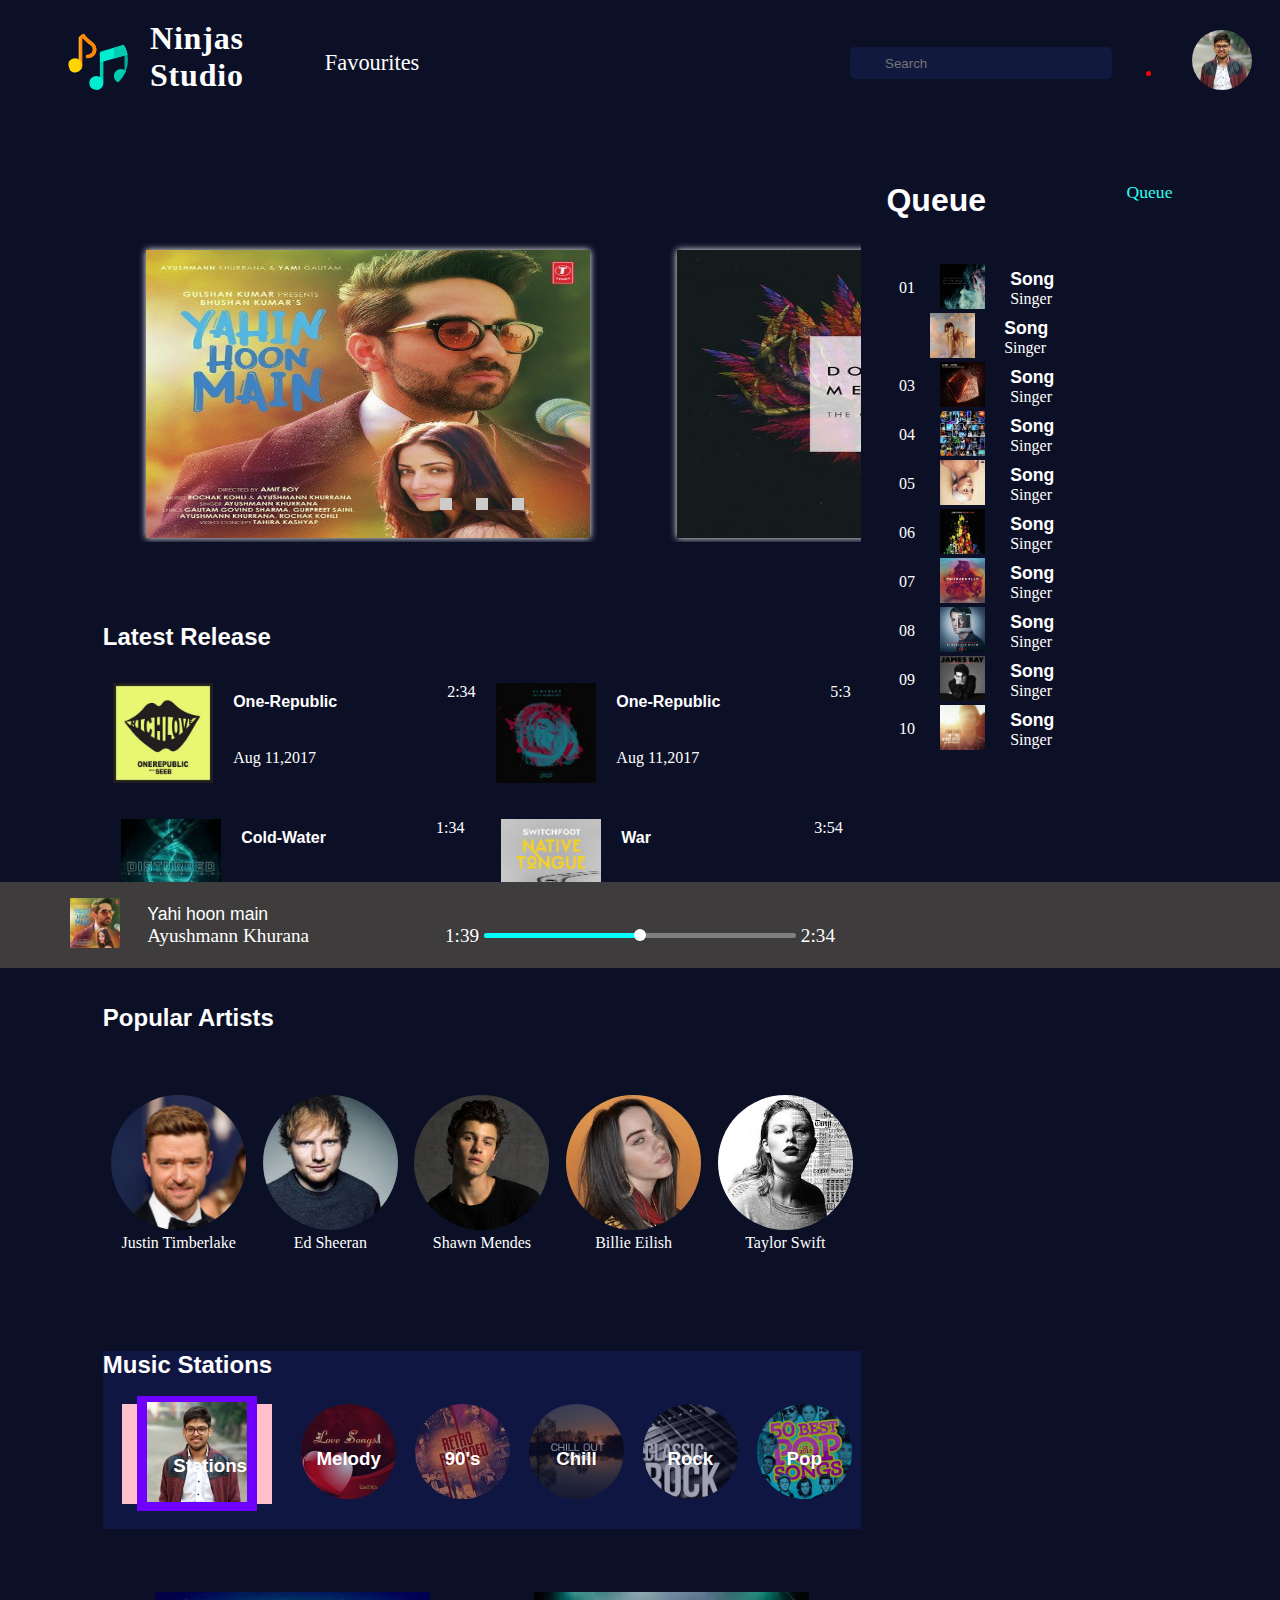
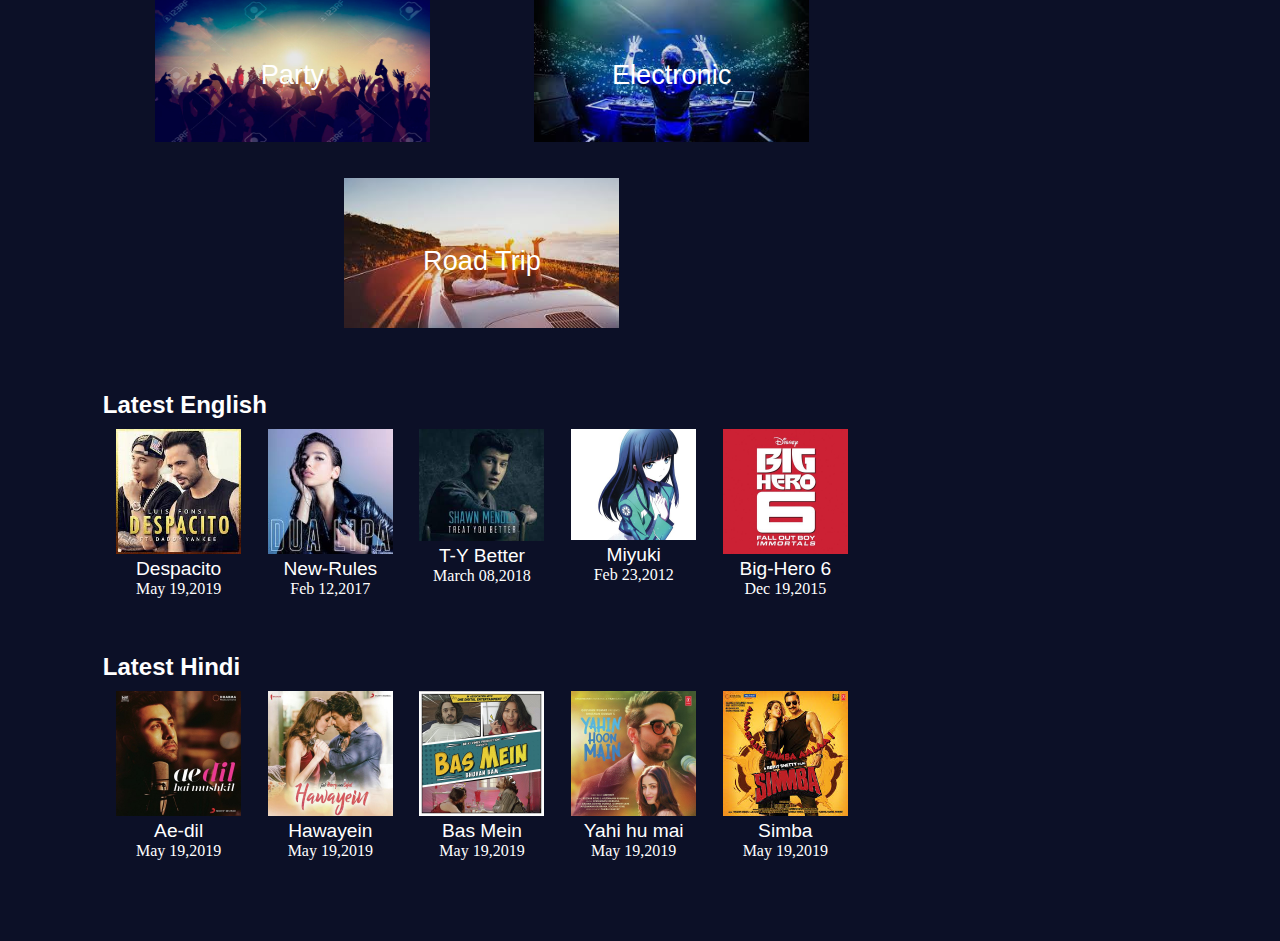
<file: index.html>
<!DOCTYPE html>
<html>
<head>
	<title>Music Player by Pulkit</title>
	<link rel="stylesheet" href="https://use.fontawesome.com/releases/v5.5.0/css/all.css" integrity="sha384-B4dIYHKNBt8Bc12p+WXckhzcICo0wtJAoU8YZTY5qE0Id1GSseTk6S+L3BlXeVIU" crossorigin="anonymous">
  <link rel="stylesheet" type="text/css" href="style.css">
  <meta name="viewport" content="width=device-width,initial-scale=1,minimum-scale=1">
  <link rel='shortcut icon' type='image/x-icon' href='./albumArts/music-note.svg' />
</head>
<body>
  <!-- holds the interface of bottom navbar -->
  <section id="music-playing-now">
    <div class="music-playing-now-items">
      <div id="music-playing-now-details">
        <div id="music-playing-now-details-photo"><a href="playing/songplaying.html">
          <img src="albumArts/1 (113).jpg"></a>
        </div>
        <div id="music-playing-now-details-info">
          <div id="music-playing-now-songname">
            Yahi hoon main
          </div>
          <div id="music-playing-now-singername">
            Ayushmann Khurana
          </div>
        </div>
        <div id="music-playing-now-details-favourite">
          <i class="fas fa-heart"></i>
        </div>
        <div id="music-playing-now-details-nolike">
          <i class="fas fa-microphone-slash"></i>
        </div>
      </div>
    </div>
    <div class="music-playing-now-items" style="width: 300px;">
      <div id="music-playing-now-bar">
        <div id="music-playing-now-bar-controls">
          <div><i class="fas fa-random"></i></div>
          <div><i class="fas fa-step-backward"></i></div>
          <div style="font-size: 2.5rem"><i class="fas fa-pause-circle"></i></div>
          <div><i class="fas fa-step-forward"></i></div>
          <div><i class="fas fa-redo"></i></div>
        </div>
        <div id="music-playing-now-bar-indicator">
          <div>1:39</div>
          <div id="music-playing-now-indicator-circle">
              <div>
                <div></div>
              </div>
          </div>
          <div>2:34</div>
     </div>
   </div>
 </div>
 <div class="music-playing-now-items">
  <div id="music-playing-now-more-control">
   <div><i class="fas fa-sort-amount-down"></i></div>
   <div><i class="fas fa-headphones"></i></div>
   <div><i class="fas fa-volume-up"></i></div>
   <div><i class="fas fa-angle-double-up"></i></div>
   <div><i class="fas fa-angle-double-down"></i></div>
   <div><a href="playing/songplaying.html"><i class="fas fa-expand"></i></a></div>
 </div>
</div>
</section>

<!-- header section navigation bar -->

<header id="navigation">
 <nav>

<!-- navigation left part -->

  <div class="nav-left">
    <ul>
     <li>
      <div id="brand-logo"><a href="#">
       <img id="brand-logo" class="header-image" src="./albumArts/music-note.svg"></a>
       <span id="logo-name"> Ninjas<br>Studio </span> 
     </div>
   </li>
   <li class="fav">Favourites</li>
 </ul>
</div>

<!-- navigation right part -->

<div class="nav-right">

<!-- hamburger icon for hover -->

  <div id="hamburger-icon"><i class="fas fa-bars"></i></div>

  <ul>
   <li id="header-input">
    <i class="fas fa-search"></i>
    <input type="text" name="search" placeholder="Search">
    <i class="fas fa-microphone"></i>
  </li>
  <li style="position: relative;">
    <i class="fas fa-bell"></i>
    <p style="position: absolute;background-color: red;width: 5px;height: 5px;border-radius: 5px;top: -15px;right: 1px;"></p>
  </li>
  <li>
    <img id="user-image" class="header-image" src="./assets/pulkit.jpg">
  </li>
</ul>
</div>
</nav>
</header>

<!-- main music section -->

<main>
 <section id="music">

<!-- carousel showing trending music and animation on hover -->

  <div id="music-trending" class="slider">
   <input type="radio" name="slider" title="slide1" checked="checked" class="slider__nav"/>
   <input type="radio" name="slider" title="slide2" class="slider__nav"/>
   <input type="radio" name="slider" title="slide3" class="slider__nav"/>
   <div class="slider__inner">
    <div class="slider__contents">
      <img src="albumArts/1 (113).jpg">
    </div>
    <div class="slider__contents">
      <img src="albumArts/1 (114).jpg">
    </div>
    <div class="slider__contents">
      <img src="albumArts/1 (115).jpg">
    </div>
    <div class="slider__contents">
      <img src="albumArts/1 (116).jpg">
    </div>
    <div class="slider__contents">
      <img src="albumArts/1 (117).jpg">
    </div>
  </div>   			
</div>
<br>
<br>
<!-- latest music release section -->

<div id="music-latest-release" class="music-common">
 <div id="latest-release-header" class="content-header">
  Latest Release       
</div>
<div id="latest-release-content">

<!-- latest release items -->

  <div class="latest-release-item">
   <div>
    <div class="latest-release-item-logo"><a href="#">
      <img src="albumArts/1 (93).jpg"></a>
    </div>
    <div class="latest-release-item-details">
      <h6>One-Republic</h6>
      <div>
        Aug&nbsp;11,2017
      </div>
    </div>
    <div class="latest-release-item-dialog-choices">
      <div>
        <i class="fas fa-ellipsis-h"></i>
       </div>
       <div class="latest-release-item-dialog-choices-content">
         <div class="latest-release-item-dialog-choices-content-items">
           <div><div><a href="#"><i class="fas fa-play"></i></a></div></div>
           <div>Play Now</div>
         </div>
         <div class="latest-release-item-dialog-choices-content-items">
           <div><div><a href="#"><i class="fas fa-plus"></i></a></div></div>
           <div>Add To Queue</div>
         </div>
         <div class="latest-release-item-dialog-choices-content-items">
           <div><div><a href="#"><i class="fas fa-heart"></i></a></div></div>
           <div>Add To Fav</div>
         </div>
         <div class="latest-release-item-dialog-choices-content-items">
           <div><div><a href="#"><i class="fas fa-info-circle"></i></a></div></div>
           <div>Song Info</div>
         </div>
       </div>
     <div>2:34</div>
   </div>
 </div>
 <div>
 </div>
</div>

<div class="latest-release-item">
   <div>
    <div class="latest-release-item-logo"><a href="#">
      <img src="albumArts/latest_release/artwork.jpg"></a>
    </div>
    <div class="latest-release-item-details">
      <h6>One-Republic</h6>
      <div>
        Aug&nbsp;11,2017
      </div>
    </div>
    <div class="latest-release-item-dialog-choices">
      <div>
        <i class="fas fa-ellipsis-h"></i>
       </div>
       <div class="latest-release-item-dialog-choices-content">
         <div class="latest-release-item-dialog-choices-content-items">
           <div><div><a href="#"><i class="fas fa-play"></i></a></div></div>
           <div>Play Now</div>
         </div>
         <div class="latest-release-item-dialog-choices-content-items">
           <div><div><a href="#"><i class="fas fa-plus"></i></a></div></div>
           <div>Add To Queue</div>
         </div>
         <div class="latest-release-item-dialog-choices-content-items">
           <div><div><a href="#"><i class="fas fa-heart"></i></a></div></div>
           <div>Add To Fav</div>
         </div>
         <div class="latest-release-item-dialog-choices-content-items">
           <div><div><a href="#"><i class="fas fa-info-circle"></i></a></div></div>
           <div>Song Info</div>
         </div>
       </div>
     <div>5:3</div>
   </div>
 </div>
 <div>
 </div>
</div>

<div class="latest-release-item">
   <div>
    <div class="latest-release-item-logo"><a href="#">
      <img src="albumArts/latest_release/disturbed.jpg"></a>
    </div>
    <div class="latest-release-item-details">
      <h6>Cold-Water</h6>
      <div>
        Aug&nbsp;11,2017
      </div>
    </div>
    <div class="latest-release-item-dialog-choices">
      <div>
        <i class="fas fa-ellipsis-h"></i>
       </div>
       <div class="latest-release-item-dialog-choices-content">
         <div class="latest-release-item-dialog-choices-content-items">
           <div><div><a href="#"><i class="fas fa-play"></i></a></div></div>
           <div>Play Now</div>
         </div>
         <div class="latest-release-item-dialog-choices-content-items">
           <div><div><a href="#"><i class="fas fa-plus"></i></a></div></div>
           <div>Add To Queue</div>
         </div>
         <div class="latest-release-item-dialog-choices-content-items">
           <div><div><a href="#"><i class="fas fa-heart"></i></a></div></div>
           <div>Add To Fav</div>
         </div>
         <div class="latest-release-item-dialog-choices-content-items">
           <div><div><a href="#"><i class="fas fa-info-circle"></i></a></div></div>
           <div>Song Info</div>
         </div>
       </div>
     <div>1:34</div>
   </div>
 </div>
 <div>
 </div>
</div>

<div class="latest-release-item">
   <div>
    <div class="latest-release-item-logo"><a href="#">
      <img src="albumArts/latest_release/nativetongue.jpg"></a>
    </div>
    <div class="latest-release-item-details">
      <h6>War</h6>
      <div>
        Aug&nbsp;11,2017
      </div>
    </div>
    <div class="latest-release-item-dialog-choices">
      <div>
        <i class="fas fa-ellipsis-h"></i>
       </div>
       <div class="latest-release-item-dialog-choices-content">
         <div class="latest-release-item-dialog-choices-content-items">
           <div><div><a href="#"><i class="fas fa-play"></i></a></div></div>
           <div>Play Now</div>
         </div>
         <div class="latest-release-item-dialog-choices-content-items">
           <div><div><a href="#"><i class="fas fa-plus"></i></a></div></div>
           <div>Add To Queue</div>
         </div>
         <div class="latest-release-item-dialog-choices-content-items">
           <div><div><a href="#"><i class="fas fa-heart"></i></a></div></div>
           <div>Add To Fav</div>
         </div>
         <div class="latest-release-item-dialog-choices-content-items">
           <div><div><a href="#"><i class="fas fa-info-circle"></i></a></div></div>
           <div>Song Info</div>
         </div>
       </div>
     <div>3:54</div>
   </div>
 </div>
 <div>
 </div>
</div>
</div>
</div>
</div>
<br>
<br>

<!-- music popular artists section -->

<div id="music-popular-artists" class="music-common">
  <div id="music-popular-artists-header" class="content-header">Popular Artists</div>
  <div id="music-popular-artists-contents">

    <!-- music popular artists items -->

    <div class="music-popular-artists-items">
      <div class="artist-photo"><a href="playing/songplaying.html"><img src="albumArts/popular_artists/justin.jpg"></a></div>
      <div class="artist-name">Justin Timberlake</div>
    </div>
    <div class="music-popular-artists-items">
      <div class="artist-photo"><a href=""><img src="albumArts/popular_artists/ed.jpg"></a></div>
      <div class="artist-name">Ed Sheeran</div>
    </div>
    <div class="music-popular-artists-items">
      <div class="artist-photo"><a href=""><img src="albumArts/popular_artists/capital.jpg"></a></div>
      <div class="artist-name">Shawn Mendes</div>
    </div>
    <div class="music-popular-artists-items">
      <div class="artist-photo"><a href=""><img src="albumArts/popular_artists/lipa.jpg"></a></div>
      <div class="artist-name">Billie Eilish</div>
    </div>
    <div class="music-popular-artists-items">
      <div class="artist-photo"><a href=""><img src="albumArts/popular_artists/taylor.jpg"></a></div>
      <div class="artist-name">Taylor Swift</div>
    </div>
  </div>
</div>
<br>
<br>
<!-- music stations -->

<div id="music-stations" class="music-common">
  <div class="content-header">Music Stations</div>
 <div id="music-display-contents">
                     <div style="width: 150px;height: 100px;position: relative;background-color: pink;margin: 15px 15px;">
                      <div style="width: 120px;height: 115px;top: -8px;padding: 0;position: absolute;background-color: rgb(111, 0, 255);margin: 0 10%;">
                        <div id="music-display-contents-logo";>
                          <a href="#">
                            <img src="albumArts/pulkit.jpg">
                          </a>
                          <h3 id="music-display-contents-logo-title">Stations</h3>
                        </div>
                      </div>
                    </div>

                    <!-- music stations items -->
                 <div class="music-display-contents-items">
                  <a href="#">
                   <img src="albumArts/stations/love.jpg">
                 </a>  
                 <h3>Melody</h3>
               </div>
               <div class="music-display-contents-items">
                <a href="#">
                 <img src="albumArts/stations/retro.jpg">
               </a>  
               <h3>90's</h3>
             </div>
             <div class="music-display-contents-items">
              <a href="#">
               <img src="albumArts/stations/chillsong.jpg">
             </a>  
             <h3>Chill</h3>
           </div>
           <div class="music-display-contents-items">
            <a href="#">
             <img src="albumArts/stations/rocksong.jpg">
           </a>  
           <h3>Rock</h3>
         </div>
         <div class="music-display-contents-items">
          <a href="#">
           <img src="albumArts/stations/popsong.jpg">
         </a>  
         <h3>Pop</h3>
       </div>
      
   </div>
 </div>


<!-- music genre section -->


<div id="music-genre" class="music-common">
  <div class="music-genre-items">
   <div class="slider__contents" style="padding: 0"><img src="albumArts/party.jpg"></div>
   <h3>Party</h3>
 </div>

<!-- music genre items -->

 <div class="music-genre-items">
   <div class="slider__contents" style="padding: 0"><img src="albumArts/music_genre/electronic.jpg"></div>
   <h3>Electronic</h3>
 </div>
 <div class="music-genre-items">
   <div class="slider__contents" style="padding: 0"><img src="albumArts/music_genre/roadtrip.jpg"></div>
   <h3>Road Trip</h3>
 </div>
</div>

<!-- music english srection -->

<div id="music-english" class="music-common">
 <div id="music-english-title" class="content-header">
  Latest English
</div>
<div id="latest-english-content">
  <div class="latest-english-items">
    <div class="latest-english-items-image"><a href="#"><img src="albumArts/latest_english/despacito.jpg"></a>
    </div>
    <div class="latest-english-items-name">
     Despacito
   </div>
   <div>
    May&nbsp;19,2019
  </div>
</div>
<div class="latest-english-items">
  <div class="latest-english-items-image"><a href="#"><img src="albumArts/latest_english/dua.jpg"></a>
  </div>
  <div class="latest-english-items-name">
   New-Rules 
 </div>
 <div>
  Feb&nbsp;12,2017
</div>
</div>
<div class="latest-english-items">
  <div class="latest-english-items-image"><a href="#"><img src="albumArts/latest_english/shawn.jpg"></a>
  </div>
  <div class="latest-english-items-name">
   T-Y Better 
 </div>
 <div>
  March&nbsp;08,2018
</div>
</div>
<div class="latest-english-items">
  <div class="latest-english-items-image"><a href="#"><img src="albumArts/1 (108).jpg"></a>
  </div>
  <div class="latest-english-items-name">
   Miyuki
 </div>
 <div>
  Feb&nbsp;23,2012
</div>
</div>
<div class="latest-english-items">
  <div class="latest-english-items-image"><a href="#"><img src="albumArts/1 (64).jpg"></a>
  </div>
  <div class="latest-english-items-name">
   Big-Hero 6
 </div>
 <div>
  Dec&nbsp;19,2015
</div>
</div>
</div>
</div>

<!-- music hindi section -->

<div id="music-hindi" class="music-common">
 <div id="music-hindi-title" class="              content-header">
  Latest Hindi
</div>
<div id="latest-hindi-content">
  <div class="latest-english-items">
    <div class="latest-english-items-image"><a href="#"><img src="albumArts/1 (38).jpg"></a>
    </div>
    <div class="latest-english-items-name">
     Ae-dil
   </div>
   <div>
    May&nbsp;19,2019
  </div>
</div>
<div class="latest-english-items">
  <div class="latest-english-items-image"><a href="#"><img src="albumArts/1 (39).jpg"></a>
  </div>
  <div class="latest-english-items-name">
   Hawayein
 </div>
 <div>
  May&nbsp;19,2019
</div>
</div>
<div class="latest-english-items">
  <div class="latest-english-items-image"><a href="#"><img src="albumArts/1 (34).jpg"></a>
  </div>
  <div class="latest-english-items-name">
   Bas Mein 
 </div>
 <div>
  May&nbsp;19,2019
</div>
</div>
<div class="latest-english-items">
  <div class="latest-english-items-image"><a href="#"><img src="albumArts/1 (113).jpg"></a>
  </div>
  <div class="latest-english-items-name">
   Yahi hu mai 
 </div>
 <div>
  May&nbsp;19,2019
</div>
</div>
<div class="latest-english-items">
  <div class="latest-english-items-image"><a href="#"><img src="albumArts/latest_hindi/simbba.jpg"></a>
  </div>
  <div class="latest-english-items-name">
   Simba
 </div>
 <div>
  May&nbsp;19,2019
</div>
</div>
</div>
</div>
</section>

<!-- music side queue -->

<aside id="music-queue">
  <section id="music-queue-header">
    <div id="music-queue-header-title">Queue</div>
    <div id="music-queue-header-content">
      <div>Queue</div>
      <div id="music-queue-header-content-dilaog"><a href="#"><i class="fas fa-chevron-down"></i></a></div>
      <div id="music-queue-header-content-dilaog-box">
        <div>
          <a href="#">Playlists</a>
        </div>
        <div>
          <a href="#">Favourite songs</a>
        </div>
      </div>
    </div>
  </section>
  <section id="music-queue-content">
    <div class="music-queue-items">
      <div class="music-queue-items-number">01</div>
      <div class="music-queue-items-image"><a href=""><img src="albumArts/1 (1).jpg"></a></div>
      <div class="music-queue-items-details">
        <div class="music-queue-items-details-name">Song</div>
        <div class="music-queue-items-details-singer">Singer</div>
      </div>
      <div class="music-queue-items-love"><i class="far fa-heart"></i></div>
    </div>
    <div class="music-queue-items">
      <div class="music-queue-items-number" style="transform: rotate(-90deg);
      color: #4e4ee6;"><i class="fas fa-align-left"></i></div>
      <div class="music-queue-items-image"><a href="playing/songplaying.html"><img src="albumArts/1 (2).jpg"></a></div>
      <div class="music-queue-items-details">
        <div class="music-queue-items-details-name">Song</div>
        <div class="music-queue-items-details-singer">Singer</div>
      </div>
      <div class="music-queue-items-love"><i class="far fa-heart"></i></div>
    </div>
    <div class="music-queue-items">
      <div class="music-queue-items-number">03</div>
      <div class="music-queue-items-image"><a href=""><img src="albumArts/1 (3).jpg"></a></div>
      <div class="music-queue-items-details">
        <div class="music-queue-items-details-name">Song</div>
        <div class="music-queue-items-details-singer">Singer</div>
      </div>
      <div class="music-queue-items-love"><i class="far fa-heart"></i></div>
    </div>
    <div class="music-queue-items">
      <div class="music-queue-items-number">04</div>
      <div class="music-queue-items-image"><a href=""><img src="albumArts/1 (4).jpg"></a></div>
      <div class="music-queue-items-details">
        <div class="music-queue-items-details-name">Song</div>
        <div class="music-queue-items-details-singer">Singer</div>
      </div>
      <div class="music-queue-items-love"><i class="far fa-heart"></i></div>
    </div>
    <div class="music-queue-items">
      <div class="music-queue-items-number">05</div>
      <div class="music-queue-items-image"><a href=""><img src="albumArts/1 (5).jpg"></a></div>
      <div class="music-queue-items-details">
        <div class="music-queue-items-details-name">Song</div>
        <div class="music-queue-items-details-singer">Singer</div>
      </div>
      <div class="music-queue-items-love"><i class="far fa-heart"></i></div>
    </div>
    <div class="music-queue-items">
      <div class="music-queue-items-number">06</div>
      <div class="music-queue-items-image"><a href=""><img src="albumArts/1 (6).jpg"></a></div>
      <div class="music-queue-items-details">
        <div class="music-queue-items-details-name">Song</div>
        <div class="music-queue-items-details-singer">Singer</div>
      </div>
      <div class="music-queue-items-love"><i class="far fa-heart"></i></div>
    </div>
    <div class="music-queue-items">
      <div class="music-queue-items-number">07</div>
      <div class="music-queue-items-image"><a href=""><img src="albumArts/1 (7).jpg"></a></div>
      <div class="music-queue-items-details">
        <div class="music-queue-items-details-name">Song</div>
        <div class="music-queue-items-details-singer">Singer</div>
      </div>
      <div class="music-queue-items-love"><i class="far fa-heart"></i></div>
    </div>
    <div class="music-queue-items">
      <div class="music-queue-items-number">08</div>
      <div class="music-queue-items-image"><a href=""><img src="albumArts/1 (8).jpg"></a></div>
      <div class="music-queue-items-details">
        <div class="music-queue-items-details-name">Song</div>
        <div class="music-queue-items-details-singer">Singer</div>
      </div>
      <div class="music-queue-items-love"><i class="far fa-heart"></i></div>
    </div>
    <div class="music-queue-items">
      <div class="music-queue-items-number">09</div>
      <div class="music-queue-items-image"><a href=""><img src="albumArts/aside_bar/jamesbay.jpg"></a></div>
      <div class="music-queue-items-details">
        <div class="music-queue-items-details-name">Song</div>
        <div class="music-queue-items-details-singer">Singer</div>
      </div>
      <div class="music-queue-items-love"><i class="far fa-heart"></i></div>
    </div>
    <div class="music-queue-items">
      <div class="music-queue-items-number">10</div>
      <div class="music-queue-items-image"><a href=""><img src="albumArts/aside_bar/samtusi.jpg"></a></div>
      <div class="music-queue-items-details">
        <div class="music-queue-items-details-name">Song</div>
        <div class="music-queue-items-details-singer">Singer</div>
      </div>
      <div class="music-queue-items-love"><i class="far fa-heart"></i></div>
    </div>
  </section>
</aside>
</main>
</body>
</html>
</file>
<file: style.css>
/* Header-section CSS */
#logo-name {
    position: absolute;
    top: 20px;
    left: 150px;
    font-size: 40px;
    font-weight: 500;
    letter-spacing: 0.8px;
    font-family: Cambria, Cochin, Georgia, Times, 'Times New Roman', serif;
  }

  .fav{
    padding-left: 7em;
    font-family: Cambria, Cochin, Georgia, Times, 'Times New Roman', serif;
  }

/*common properties*/
body{
	background-color:#0c1027;
	color: white;	

}

body a{
   color: white;
   text-decoration: none;
}

.content-header{
	font-size: 1.5rem;
    font-family: sans-serif;
    font-weight: 900;
}

.music-common{
	margin-top: 5vh;
	display: flex;
	flex-direction: column;
	/*border:2px solid yellow;*/
	justify-content: space-between;
}



/*header section*/

/*navigation bar*/
nav{
	display: flex;
	flex-wrap: wrap;
	color: white;
	justify-content: space-between;
}

nav ul{
	display: flex;
    flex-wrap: wrap;
    list-style: none;
    font-size: 1.4rem; 
}

#nav-right{    
    margin-right: 45px;
}

nav ul li{
	margin: auto 20px;
}
#brand-logo span{
    font-size: 2rem;
    font-weight: bold;
    font-family: cursive;
}
.header-image{
	height: 60px;
	width: 60px;
	border-radius: 50px;
}

#header-input{
	position: relative;
}

#header-input input{
    border-radius: 5px;
    color: white;
    width: 225px;
    height: 30px;
    outline: none;
    border: 0px;
    background-color: #12193e;
    padding-left: 35px;
}


#header-input i:first-child{
   width: 25px;
   left: 6px;
   top: 8px;
   position: absolute;
}

#header-input i:last-child{
    width: 25px;
    right: -8px;
    top: 8px;
    position: absolute;
}

/*main section*/

main{
	display: flex;
    flex-direction: row;
    flex-wrap: wrap;
    justify-content: center;
}


/*music*/

/*music trending*/

#music{
	width: 60%;
	margin: 5% 2%;
	/*border:2px solid red;*/
	display: flex;
	flex-direction: column;
	flex-wrap: wrap;
}

#music-trending{
	/*border:2px solid yellow;*/
	height: 40vh;
	position: relative;
    display: flex;
    flex-wrap: nowrap;
    overflow: hidden;
    width: 100%;
    flex-direction: row;
    justify-content: center;
    align-items: flex-end;
}



.slider__nav {
  width: 12px;
  height: 12px;
  margin: 2rem 12px;
  z-index: 10;
  outline: 6px solid #ccc;
  outline-offset: -6px;
  box-shadow: 0 0 0 0 #333;
  cursor: pointer;
  margin-top: 50px;
}

.slider__inner {
  position: absolute;
  top: 0;
  left: 0;
  width: 350%;
  height: 100%;
  transition: left 0.4s;
  display: flex;
  flex-flow: row nowrap;
}


.slider__contents {
  height: 100%;
  padding: 2rem;
  text-align: center;
  display: flex;
  width: 100%;
  flex-flow: column nowrap;
  align-items: center;
  justify-content: center;
}

@-webkit-keyframes check {
  50% {
    outline-color: #333;
    box-shadow: 0 0 0 12px #333, 0 0 0 36px rgba(51, 51, 51, 0.2);
  }
  100% {
    outline-color: #333;
    box-shadow: 0 0 0 0 #333, 0 0 0 0 rgba(51, 51, 51, 0);
  }
}

.slider__nav:checked {
          animation: check 0.2s linear forwards;
}
.slider__nav:checked:nth-of-type(1) ~ .slider__inner {
  left: 0%;
}
.slider__nav:checked:nth-of-type(2) ~ .slider__inner {
  left: -90%;
}
.slider__nav:checked:nth-of-type(3) ~ .slider__inner {
  left: -180%;
}


.slider__contents img{
    box-shadow: 0px 0px 7px 0px;
	  height: 80%;
    width: 95%;
    transform-style: preserve-3d;
    perspective: 1000px;
    transition: 1s ease-in-out;
}

 .slider__contents img:hover{
  transform: translate3d(0,0,200px) scale3d(1.2,1.2,1.2);
  box-shadow: 0 0 10px 5px #000000;
}

/*latest release*/

/*#music-latest-release{
	display: flex;
	flex-direction: column;
	border:2px solid yellow;
	justify-content: space-between;
}*/

#latest-release-content{
	display: flex;
	flex-wrap: wrap;
	justify-content: space-around;
}

.latest-release-item{
	margin-top: 2rem;
}

.latest-release-item-logo :hover{
    transform: translate3d(0,0,200px) scale3d(1.2,1.2,1.2);
    box-shadow: 0 0 10px 5px #000000;
    transition: ease-in-out 0.5s;
  }

.latest-release-item>div{
	display: flex;
	flex-direction: row;
}

.latest-release-item-details{
	margin-left: 20px;
	display: flex;
	flex-direction: column;
	justify-content: center;
}

.latest-release-item-details h6{
	font-size: 1rem;
    font-family: sans-serif;
    margin-top: -10px !important;
}

.latest-release-item-logo img{
	width: 100px;
}

.latest-release-item-dialog{
	margin: 0px 0%;
}

/*latest release dialog box*/

.latest-release-item-dialog-choices{
	position: relative;
  margin-left: 110px;
}

.latest-release-item-dialog-choices-content{
    visibility: hidden;
    top: 9.5%;
    border: 1px solid white;
    position: absolute;
    width: 150px;
    height: 150px;
    background-color:grey;
    display: flex;
    flex-direction: column;
    justify-content: space-around;
    align-items: center;
    z-index: 50;
}

.latest-release-item-dialog-choices>div:hover~div{
	visibility: visible;
}
.latest-release-item-dialog-choices-content:hover{
	visibility: visible;
}


.latest-release-item-dialog-choices-content-items{
	width: 75%;
    display: flex;
    flex-wrap: wrap;
    justify-content: space-between;
}

/*music-popular-artists section*/



#music-popular-artists-contents{
    margin-top: 5vh;
	display: flex;
	flex-wrap: wrap;
	justify-content: space-around;
}

.music-popular-artists-items{
   margin:2vh 0;
   display: flex;
   flex-direction: column;
   align-items: center;
}
.music-popular-artists-items img:hover{
	transform: translate3d(0,0,200px) scale3d(1.2,1.2,1.2);
    box-shadow: 0 0 1 2px #000000;
    transition: ease-in-out .6s;
}

.artist-photo img{
	width: 135px;
	border-radius: 100px;
}

/*music stations display*/

#music-stations{
	background-color: #101642;
}

#music-display-contents-logo img{
	width: 100px;
    position: absolute;
    top: 6px;
    padding: 0 10px;
    transition: 0.5s ease-in-out;
    transform-style: preserve-3d;
    perspective: 1000px;
}

#music-display-contents-logo img:hover{
	transform: translate3d(0,0,200px) scale3d(1.2,1.2,1.2);
    box-shadow: 0 0 1 2px #000000;
}

#music-display-contents-logo-title{
    position: relative;
    top: 40px;
    left: 36px;
    font-family: sans-serif;

}

#music-display-contents{
	padding: 10px 0;
    display: flex;
    flex-wrap: wrap;
    justify-content: space-around;
    align-items: center;
}

.music-display-contents-items{
	position: relative;
	margin-left: 5px;
	margin-right: 5px;
}

.music-display-contents-items img{
    width: 95px;
    opacity:0.6;
	border-radius: 50%;
}
.music-display-contents-items img:hover{
	transform: translate3d(0,0,200px) scale3d(1.2,1.2,1.2);
    box-shadow: 0 0 1 2px #000000;
    transition: ease-in-out 1s;
}

.music-display-contents-items>h3{
	top: 25%;
    width: 100%;
    text-align: center;
    position: absolute;
    font-family: sans-serif
}


/*music genre styles*/

#music-genre{
	display: flex;
	flex-wrap: wrap;
	justify-content: space-around;
	align-items: center;
	flex-direction: row;
}

.music-genre-items{
    position: relative;
    width: 275px;
    margin: 2vh 0;
    height: 150px;
}

.music-genre-items>.slider__contents>img{
	box-shadow: none;
    height: 100%;
    width: 100%;
    opacity: 0.9;
    transform-style: preserve-3d;
    perspective: 1000px;
    transition: 1s ease-in-out;
}

.music-genre-items>h3{
    font-size: 1.7rem;
    top: 40px;
    font-weight: 200;
    width: 100%;
    text-align: center;
    font-family: sans-serif;
    position: absolute;
    z-index: 5;
}


/*latest english*/

#latest-english-content{
	width: 100%;
	display: flex;
	flex-direction: row;
	flex-wrap: wrap;
	justify-content: space-around;
}

.latest-english-items{
	margin: 10px 5px;
    display: flex;
    flex-direction: column;
    width: 125px;
    align-items: center;
}
.latest-english-items-image img{
	width: 100%;
}
.latest-english-items-name{
	font-size: 1.2rem;
    font-family: sans-serif;
}


/*latest hindi*/
#latest-hindi-content{
	width: 100%;
	display: flex;
	flex-direction: row;
	flex-wrap: wrap;
	justify-content: space-around;
}


/*music being played now*/
#music-playing-now {
    top: 98%;
    position: fixed;
    display: flex;
    flex-wrap: wrap;
    justify-content: space-around;
    height: 86px;
    width: 100%;
    z-index: 50;
    background-color: hsl(0, 2%, 24%);
    align-items: center;
    font-size: 1.2rem;
    left: 0%;
    transition: 1s ease-in-out;
}



#music-playing-now:hover{
    transform: translateY(-80%);
}

.music-playing-now-items{
	width: 25%;
}



#music-playing-now-details{
	width: 100%;
    display: flex;
    flex-wrap: wrap;
    justify-content: space-around;
    align-items: center;
}

#music-playing-now-details-photo img{
    width: 50px;
}

#music-playing-now-songname{
	font-size: 1.1rem;
    font-family: sans-serif;
}

#music-playing-now-bar{
	width: 300px;
    height: 65px;
    display: flex;
    flex-direction: column;
    justify-content: space-around;
    align-items: center;
}

#music-playing-now-bar-controls{
	width: 50%;
    display: flex;
    flex-direction: row;
    flex-wrap: wrap;
    align-items: center;
    justify-content: space-between;
}

#music-playing-now-more-control{
	width: 65%;
    display: flex;
    flex-direction: row;
    flex-wrap: wrap;
    align-items: center;
    justify-content: space-between;
}

#music-playing-now-bar-indicator{
   display: flex;
   width: 130%;
   align-items: center;
   justify-content: space-between;
}

#music-playing-now-indicator-circle{
    position: relative;
    width: 80%;
    height: 5px;
    border-radius: 5px;
    background-color: grey;
}

#music-playing-now-indicator-circle>div{
    width: 50%;
    height: 5px;
    border-radius: 5px;
    background-color: aqua;
}

#music-playing-now-indicator-circle>div>div{
    position: absolute;
    width: 12.5px;
    height: 12.5px;
    left: 48%;
    background-color: white;
    bottom: -61%;
    border-radius: 12.5px;

}
/*music queue aside section*/

#music-queue{
	margin: 5% 0;
	width: 25%;
	display: flex;
	flex-direction: column;
	flex-wrap: wrap;
	/*border:2px solid red;*/
}

#music-queue-header{
    display: flex;
    margin-bottom: 5%;
    justify-content: space-between;
}

#music-queue-header-title{
	font-size: 2rem;
    font-family: sans-serif;
    font-weight: bold;
}

#music-queue-header-content{
	color: #2efded;
    font-size: 1.1rem;
    display: flex;
    justify-content: space-between;
    margin-bottom: 5vh;
    position: relative;
}

#music-queue-header-content>div{
	margin: 0 10px;
}

/*music queue dialog box */

#music-queue-header-content-dilaog-box{
	top: 10px;
    left: -35px;
    border: 1px solid white;
    width: 140px;
    height: 50px;
    color: white;
    background-color: #555252;
    position: absolute;
    display: flex;
    flex-direction: column;
    justify-content: space-around;
    align-items: center;
    z-index: 5;
    visibility: hidden;
}

#music-queue-header-content-dilaog-box:hover{
	visibility: visible;
}

#music-queue-header-content-dilaog:hover~div{
	visibility: visible;
}




/*music queue contents*/

#music-queue-content{
	display: flex;
	flex-direction: column;
	flex-wrap: wrap;
	justify-content: space-around;
}

.music-queue-items{
	display: flex;
	flex-wrap: wrap;
	justify-content: space-around;
	align-items: center;
}

.music-queue-items:hover{
    transform: translate3d(0,0,200px) scale3d(1.2,1.2,1.2);
    box-shadow: 0 0 10px 5px #000000;
  }

.music-queue-items-image img{
	 width: 45px;
}


.music-queue-items-love {
    margin-left: 35%;
}

.music-queue-items-details-name{
    font-family: sans-serif;
    font-weight: bold;
    font-size: 1.1rem;
}

/*making design responsive*/

#hamburger-icon{
	visibility: hidden;
	position: absolute;
}


@media screen and (max-width: 1180px){
 
  .latest-release-item-dialog-choices {
    position: relative;
    margin-left: 60px;
  }
}

@media screen and (max-width:925px){
    #header-input input{
        width: 200px;
    }
    nav ul li {
        margin: auto 10px;
    }
}

@media screen and (max-width: 910px)
{
    .latest-release-item-logo img {
    width: 80px;
    }

    .latest-release-item-dialog-choices {
      margin-left:0;
    }
    #music-playing-now{
      justify-content: space-between;
    }
}


@media screen and (max-width: 800px){
    .nav-right ul{
    	position: fixed;
    	visibility: hidden;
    	right: 0%;
	    margin-right: 1px;
	    height: 155px;
	    top: 3%;
	    display: flex;
        flex-direction: column-reverse;
        align-items: flex-end;
        background-color: #242e62;
        z-index: 50;
    }
    #hamburger-icon{
    visibility: visible;
	right: 1%;
	top: 1%;
    color: white;
    font-size: 3rem;
    }
     #hamburger-icon:hover~ul
     {
    visibility: visible;
     }
     .nav-right ul:hover,.nav-right ul li:hover{
     	visibility: visible;
     }
     #music{
  	width: 80%;
    }
    #music-playing-now-more-control{
    	width: 100%;
    }
    #music-playing-now>div:first-child{
    	display: none;
    	width: 0%;
    }

    #music-queue{
    	width: 95%;
    }

    #music-queue-content{
    	flex-direction: row;
    }

    .music-queue-items{
     width: 50%;
    }

    .slider__contents img{

      width: 102%;
    }

    .latest-release-item-dialog-choices-content{
      right: 40%;
    }
    #music-playing-now-bar-indicator{
        width: 120%;
    }
    #music-playing-now{
        justify-content: space-around;
    }
}

@media screen and (max-width: 600px)
{
	#music{
		width: 90%;
	}
	#music-queue-content{
    	flex-direction: column;
    }
    .music-queue-items{
     width: 100%;
    }

    .latest-release-item{
    	width: 100%;
    }

    .latest-release-item>div{
    	justify-content: space-between;
    }

    .slider__contents img{
      width: 105%;
    }
    #music-playing-now{
        flex-direction: column;
        height: 135px;
    }
    .music-playing-now-items {
        width: 95%;
    }
}
</file>
